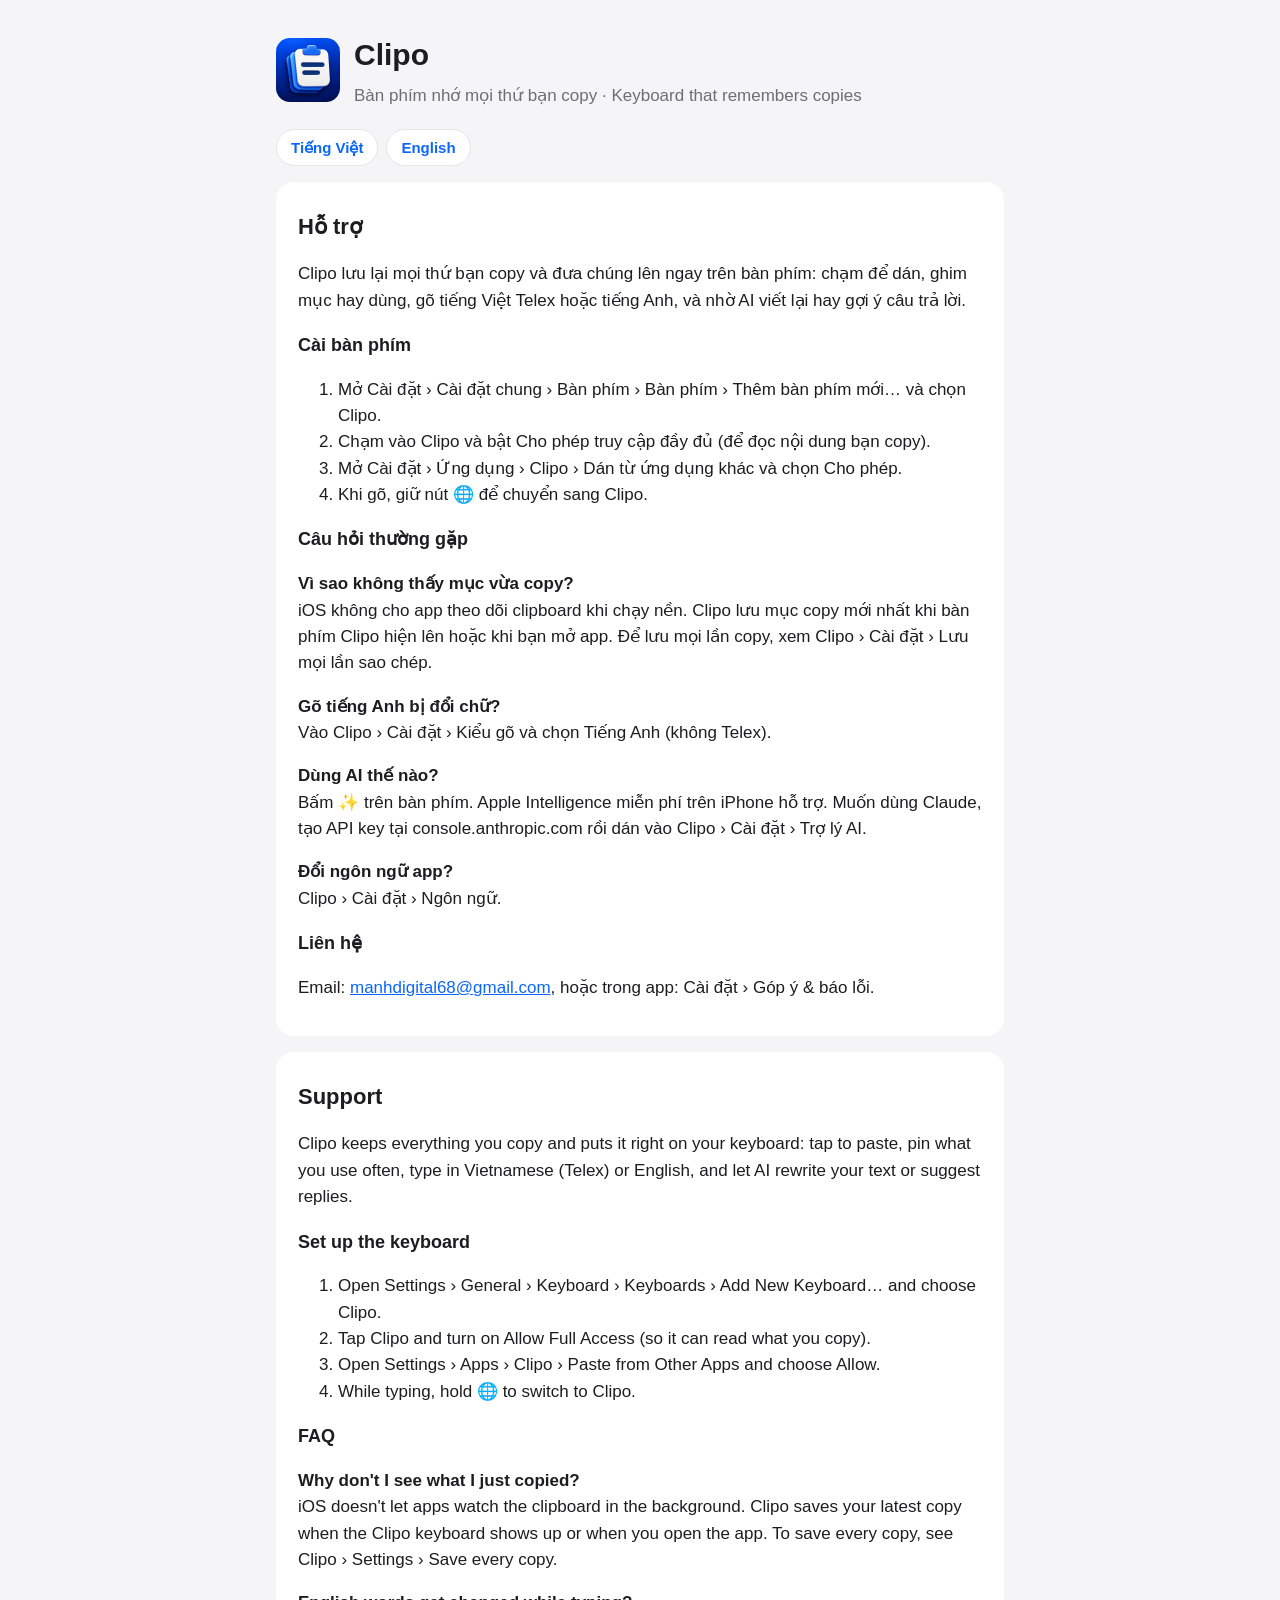
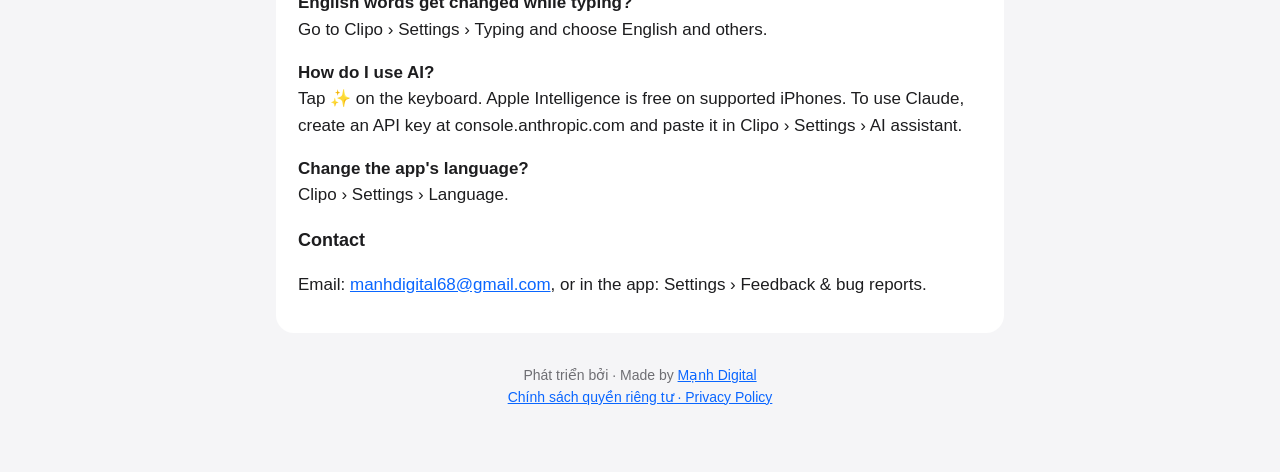
<file: index.html>
<!doctype html>
<html lang="vi">
<head>
<meta charset="utf-8">
<meta name="viewport" content="width=device-width, initial-scale=1">
<title>Clipo – Hỗ trợ · Support</title>
<meta name="description" content="Clipo – bàn phím nhớ mọi thứ bạn copy. Keyboard that remembers copies.">
<link rel="stylesheet" href="style.css">
</head>
<body>
<main>
<header>
  <img src="icon.png" alt="Clipo">
  <div>
    <h1>Clipo</h1>
    <p class="tagline">Bàn phím nhớ mọi thứ bạn copy · Keyboard that remembers copies</p>
  </div>
</header>
<nav class="lang"><a href="#vi">Tiếng Việt</a><a href="#en">English</a></nav>

<section class="card" id="vi">
<h2>Hỗ trợ</h2>
<p>Clipo lưu lại mọi thứ bạn copy và đưa chúng lên ngay trên bàn phím: chạm để dán, ghim mục hay dùng, gõ tiếng Việt Telex hoặc tiếng Anh, và nhờ AI viết lại hay gợi ý câu trả lời.</p>

<h3>Cài bàn phím</h3>
<ol>
  <li>Mở Cài đặt › Cài đặt chung › Bàn phím › Bàn phím › Thêm bàn phím mới… và chọn Clipo.</li>
  <li>Chạm vào Clipo và bật Cho phép truy cập đầy đủ (để đọc nội dung bạn copy).</li>
  <li>Mở Cài đặt › Ứng dụng › Clipo › Dán từ ứng dụng khác và chọn Cho phép.</li>
  <li>Khi gõ, giữ nút 🌐 để chuyển sang Clipo.</li>
</ol>

<h3>Câu hỏi thường gặp</h3>
<p><strong>Vì sao không thấy mục vừa copy?</strong><br>iOS không cho app theo dõi clipboard khi chạy nền. Clipo lưu mục copy mới nhất khi bàn phím Clipo hiện lên hoặc khi bạn mở app. Để lưu mọi lần copy, xem Clipo › Cài đặt › Lưu mọi lần sao chép.</p>
<p><strong>Gõ tiếng Anh bị đổi chữ?</strong><br>Vào Clipo › Cài đặt › Kiểu gõ và chọn Tiếng Anh (không Telex).</p>
<p><strong>Dùng AI thế nào?</strong><br>Bấm ✨ trên bàn phím. Apple Intelligence miễn phí trên iPhone hỗ trợ. Muốn dùng Claude, tạo API key tại console.anthropic.com rồi dán vào Clipo › Cài đặt › Trợ lý AI.</p>
<p><strong>Đổi ngôn ngữ app?</strong><br>Clipo › Cài đặt › Ngôn ngữ.</p>

<h3>Liên hệ</h3>
<p>Email: <a href="mailto:manhdigital68@gmail.com">manhdigital68@gmail.com</a>, hoặc trong app: Cài đặt › Góp ý &amp; báo lỗi.</p>
</section>

<section class="card" id="en" lang="en">
<h2>Support</h2>
<p>Clipo keeps everything you copy and puts it right on your keyboard: tap to paste, pin what you use often, type in Vietnamese (Telex) or English, and let AI rewrite your text or suggest replies.</p>

<h3>Set up the keyboard</h3>
<ol>
  <li>Open Settings › General › Keyboard › Keyboards › Add New Keyboard… and choose Clipo.</li>
  <li>Tap Clipo and turn on Allow Full Access (so it can read what you copy).</li>
  <li>Open Settings › Apps › Clipo › Paste from Other Apps and choose Allow.</li>
  <li>While typing, hold 🌐 to switch to Clipo.</li>
</ol>

<h3>FAQ</h3>
<p><strong>Why don't I see what I just copied?</strong><br>iOS doesn't let apps watch the clipboard in the background. Clipo saves your latest copy when the Clipo keyboard shows up or when you open the app. To save every copy, see Clipo › Settings › Save every copy.</p>
<p><strong>English words get changed while typing?</strong><br>Go to Clipo › Settings › Typing and choose English and others.</p>
<p><strong>How do I use AI?</strong><br>Tap ✨ on the keyboard. Apple Intelligence is free on supported iPhones. To use Claude, create an API key at console.anthropic.com and paste it in Clipo › Settings › AI assistant.</p>
<p><strong>Change the app's language?</strong><br>Clipo › Settings › Language.</p>

<h3>Contact</h3>
<p>Email: <a href="mailto:manhdigital68@gmail.com">manhdigital68@gmail.com</a>, or in the app: Settings › Feedback &amp; bug reports.</p>
</section>

<footer>Phát triển bởi · Made by <a href="https://manhdigital.com">Mạnh Digital</a><br><a href="privacy.html">Chính sách quyền riêng tư · Privacy Policy</a></footer>
</main>
</body>
</html>
</file>
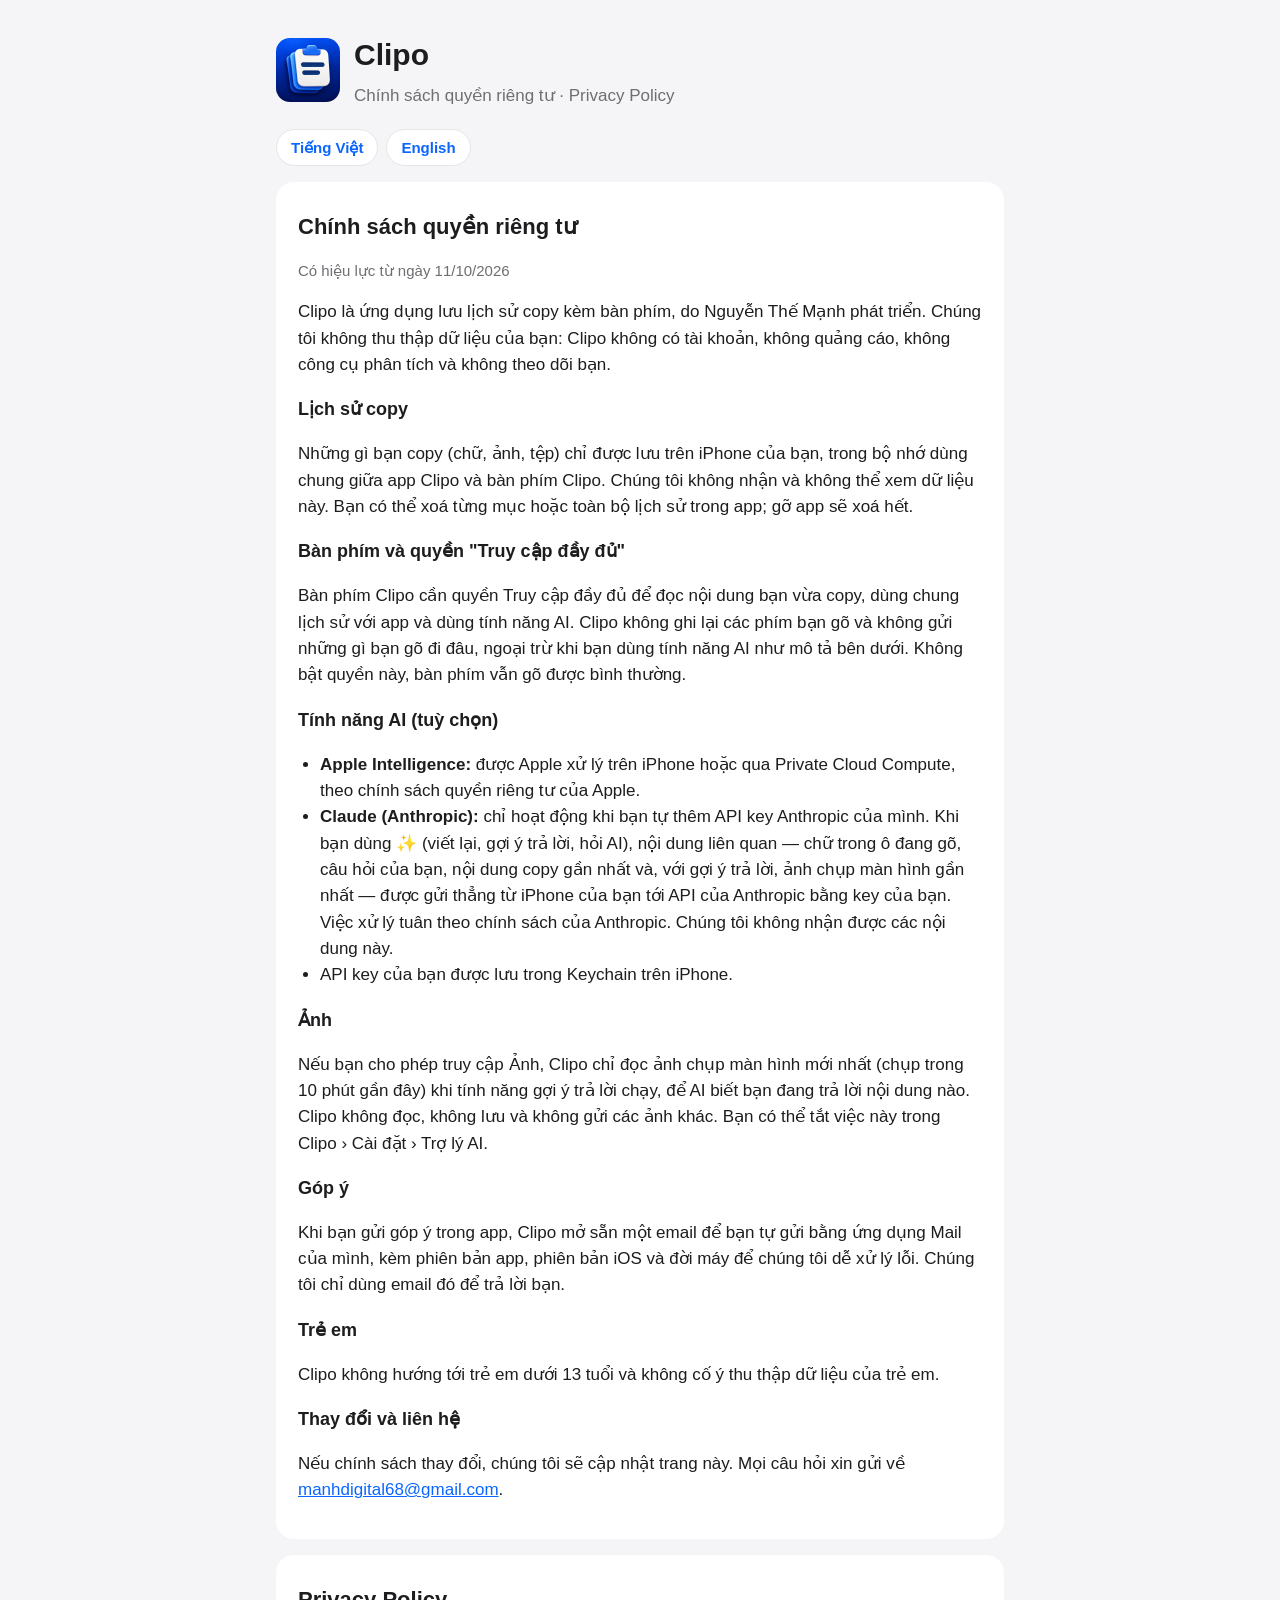
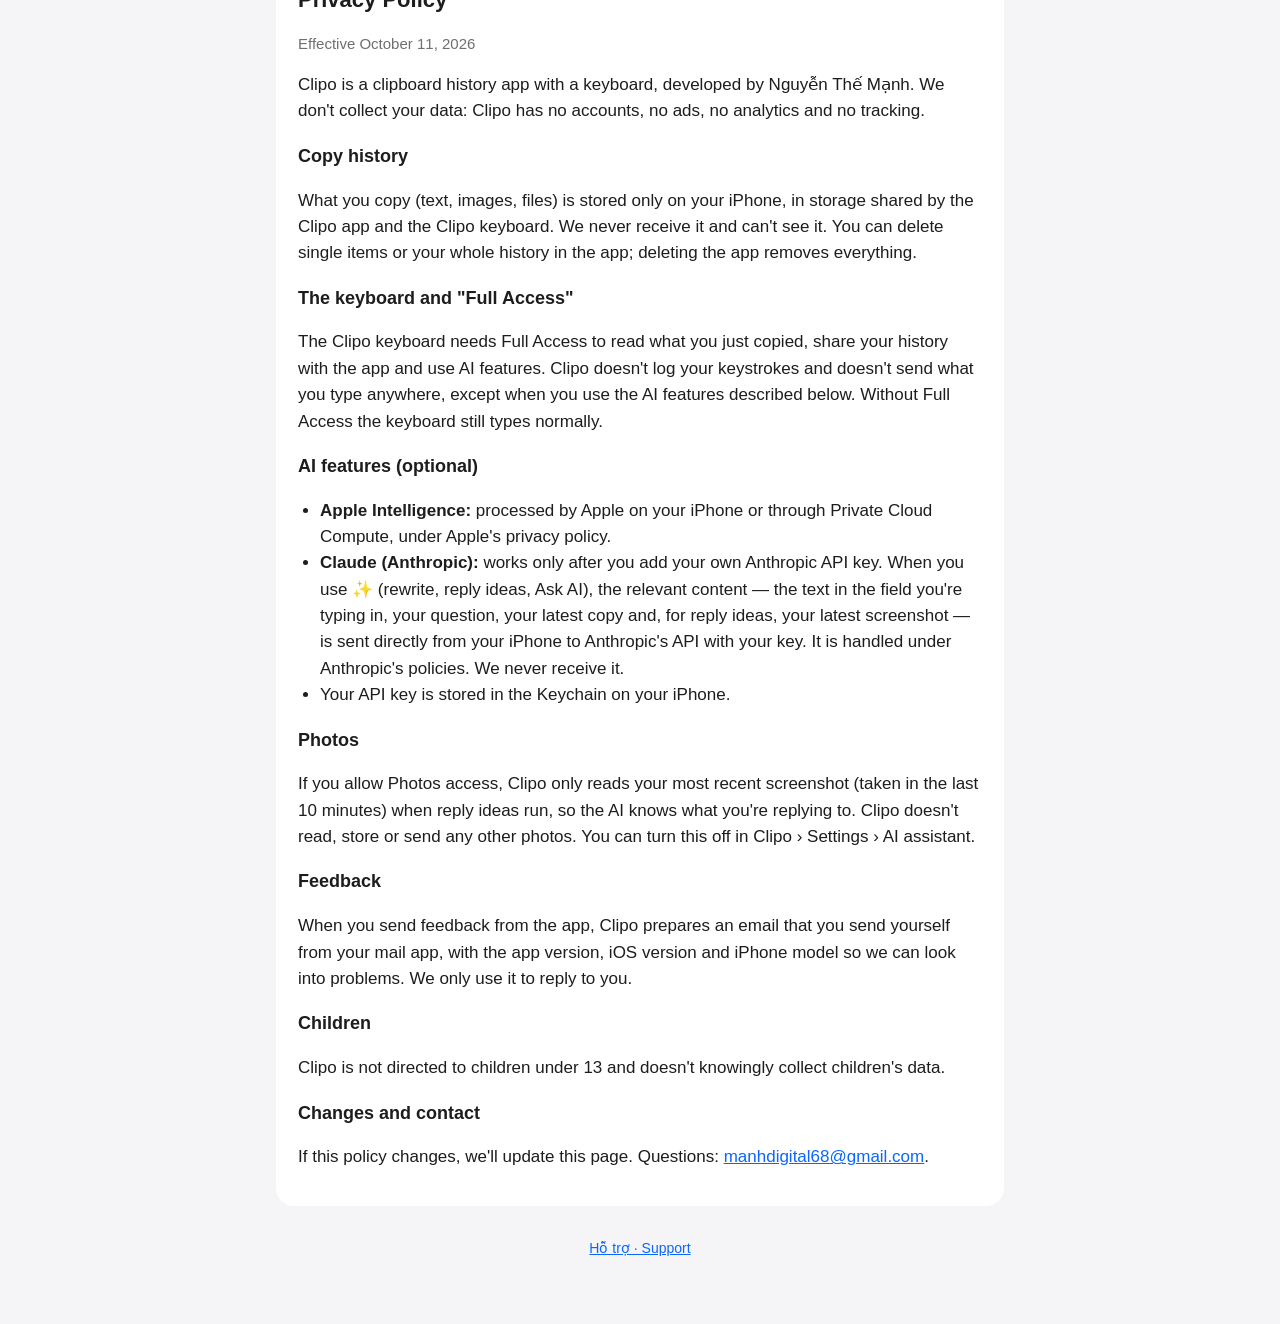
<file: privacy.html>
<!doctype html>
<html lang="vi">
<head>
<meta charset="utf-8">
<meta name="viewport" content="width=device-width, initial-scale=1">
<title>Clipo – Chính sách quyền riêng tư · Privacy Policy</title>
<link rel="stylesheet" href="style.css">
</head>
<body>
<main>
<header>
  <img src="icon.png" alt="Clipo">
  <div>
    <h1>Clipo</h1>
    <p class="tagline">Chính sách quyền riêng tư · Privacy Policy</p>
  </div>
</header>
<nav class="lang"><a href="#vi">Tiếng Việt</a><a href="#en">English</a></nav>

<section class="card" id="vi">
<h2>Chính sách quyền riêng tư</h2>
<p class="muted">Có hiệu lực từ ngày 11/10/2026</p>

<p>Clipo là ứng dụng lưu lịch sử copy kèm bàn phím, do Nguyễn Thế Mạnh phát triển. Chúng tôi không thu thập dữ liệu của bạn: Clipo không có tài khoản, không quảng cáo, không công cụ phân tích và không theo dõi bạn.</p>

<h3>Lịch sử copy</h3>
<p>Những gì bạn copy (chữ, ảnh, tệp) chỉ được lưu trên iPhone của bạn, trong bộ nhớ dùng chung giữa app Clipo và bàn phím Clipo. Chúng tôi không nhận và không thể xem dữ liệu này. Bạn có thể xoá từng mục hoặc toàn bộ lịch sử trong app; gỡ app sẽ xoá hết.</p>

<h3>Bàn phím và quyền "Truy cập đầy đủ"</h3>
<p>Bàn phím Clipo cần quyền Truy cập đầy đủ để đọc nội dung bạn vừa copy, dùng chung lịch sử với app và dùng tính năng AI. Clipo không ghi lại các phím bạn gõ và không gửi những gì bạn gõ đi đâu, ngoại trừ khi bạn dùng tính năng AI như mô tả bên dưới. Không bật quyền này, bàn phím vẫn gõ được bình thường.</p>

<h3>Tính năng AI (tuỳ chọn)</h3>
<ul>
  <li><strong>Apple Intelligence:</strong> được Apple xử lý trên iPhone hoặc qua Private Cloud Compute, theo chính sách quyền riêng tư của Apple.</li>
  <li><strong>Claude (Anthropic):</strong> chỉ hoạt động khi bạn tự thêm API key Anthropic của mình. Khi bạn dùng ✨ (viết lại, gợi ý trả lời, hỏi AI), nội dung liên quan — chữ trong ô đang gõ, câu hỏi của bạn, nội dung copy gần nhất và, với gợi ý trả lời, ảnh chụp màn hình gần nhất — được gửi thẳng từ iPhone của bạn tới API của Anthropic bằng key của bạn. Việc xử lý tuân theo chính sách của Anthropic. Chúng tôi không nhận được các nội dung này.</li>
  <li>API key của bạn được lưu trong Keychain trên iPhone.</li>
</ul>

<h3>Ảnh</h3>
<p>Nếu bạn cho phép truy cập Ảnh, Clipo chỉ đọc ảnh chụp màn hình mới nhất (chụp trong 10 phút gần đây) khi tính năng gợi ý trả lời chạy, để AI biết bạn đang trả lời nội dung nào. Clipo không đọc, không lưu và không gửi các ảnh khác. Bạn có thể tắt việc này trong Clipo › Cài đặt › Trợ lý AI.</p>

<h3>Góp ý</h3>
<p>Khi bạn gửi góp ý trong app, Clipo mở sẵn một email để bạn tự gửi bằng ứng dụng Mail của mình, kèm phiên bản app, phiên bản iOS và đời máy để chúng tôi dễ xử lý lỗi. Chúng tôi chỉ dùng email đó để trả lời bạn.</p>

<h3>Trẻ em</h3>
<p>Clipo không hướng tới trẻ em dưới 13 tuổi và không cố ý thu thập dữ liệu của trẻ em.</p>

<h3>Thay đổi và liên hệ</h3>
<p>Nếu chính sách thay đổi, chúng tôi sẽ cập nhật trang này. Mọi câu hỏi xin gửi về <a href="mailto:manhdigital68@gmail.com">manhdigital68@gmail.com</a>.</p>
</section>

<section class="card" id="en" lang="en">
<h2>Privacy Policy</h2>
<p class="muted">Effective October 11, 2026</p>

<p>Clipo is a clipboard history app with a keyboard, developed by Nguyễn Thế Mạnh. We don't collect your data: Clipo has no accounts, no ads, no analytics and no tracking.</p>

<h3>Copy history</h3>
<p>What you copy (text, images, files) is stored only on your iPhone, in storage shared by the Clipo app and the Clipo keyboard. We never receive it and can't see it. You can delete single items or your whole history in the app; deleting the app removes everything.</p>

<h3>The keyboard and "Full Access"</h3>
<p>The Clipo keyboard needs Full Access to read what you just copied, share your history with the app and use AI features. Clipo doesn't log your keystrokes and doesn't send what you type anywhere, except when you use the AI features described below. Without Full Access the keyboard still types normally.</p>

<h3>AI features (optional)</h3>
<ul>
  <li><strong>Apple Intelligence:</strong> processed by Apple on your iPhone or through Private Cloud Compute, under Apple's privacy policy.</li>
  <li><strong>Claude (Anthropic):</strong> works only after you add your own Anthropic API key. When you use ✨ (rewrite, reply ideas, Ask AI), the relevant content — the text in the field you're typing in, your question, your latest copy and, for reply ideas, your latest screenshot — is sent directly from your iPhone to Anthropic's API with your key. It is handled under Anthropic's policies. We never receive it.</li>
  <li>Your API key is stored in the Keychain on your iPhone.</li>
</ul>

<h3>Photos</h3>
<p>If you allow Photos access, Clipo only reads your most recent screenshot (taken in the last 10 minutes) when reply ideas run, so the AI knows what you're replying to. Clipo doesn't read, store or send any other photos. You can turn this off in Clipo › Settings › AI assistant.</p>

<h3>Feedback</h3>
<p>When you send feedback from the app, Clipo prepares an email that you send yourself from your mail app, with the app version, iOS version and iPhone model so we can look into problems. We only use it to reply to you.</p>

<h3>Children</h3>
<p>Clipo is not directed to children under 13 and doesn't knowingly collect children's data.</p>

<h3>Changes and contact</h3>
<p>If this policy changes, we'll update this page. Questions: <a href="mailto:manhdigital68@gmail.com">manhdigital68@gmail.com</a>.</p>
</section>

<footer><a href="index.html">Hỗ trợ · Support</a></footer>
</main>
</body>
</html>
</file>
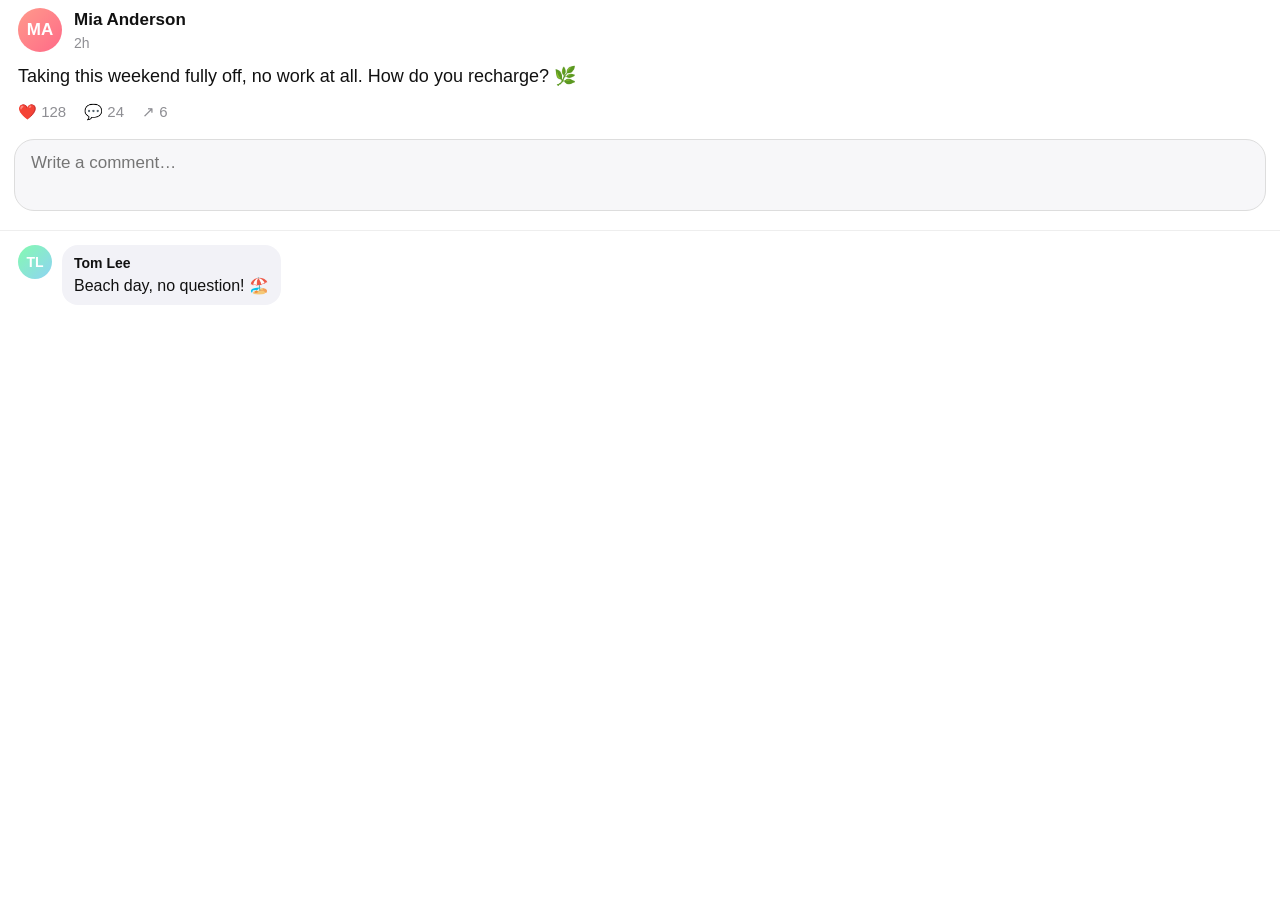
<file: demo/en.html>
<!doctype html>
<html lang="en">
<head>
<meta charset="utf-8">
<meta name="viewport" content="width=device-width, initial-scale=1, viewport-fit=cover">
<title>Post</title>
<style>
body { margin:0; font: 17px/1.45 -apple-system, BlinkMacSystemFont, sans-serif; background:#fff; color:#111; }
.post { padding: 8px 18px 4px; }
.head { display:flex; align-items:center; gap:12px; }
.avatar { width:44px; height:44px; border-radius:50%; background:linear-gradient(135deg,#ff9a8b,#ff6a88); color:#fff; display:flex; align-items:center; justify-content:center; font-weight:700; }
.name { font-weight:700; }
.time { color:#8e8e93; font-size:14px; }
.text { margin:10px 0 8px; font-size:18px; }
.stats { color:#8e8e93; font-size:15px; display:flex; gap:18px; padding:4px 0 10px; }
.comment { display:flex; gap:10px; padding:14px 18px; }
.comment .avatar { width:34px; height:34px; font-size:14px; background:linear-gradient(135deg,#84fab0,#8fd3f4); }
.bubble { background:#f2f2f7; border-radius:16px; padding:8px 12px; font-size:16px; }
.bubble b { display:block; font-size:14px; }
.box { padding: 2px 14px 12px; border-bottom:1px solid #eee; }
.box textarea { width:100%; box-sizing:border-box; font: 17px/1.4 -apple-system, sans-serif; padding:11px 16px; border-radius:20px; border:1px solid #ddd; background:#f7f7f9; outline:none; resize:none; height:72px; }
</style>
</head>
<body>
<div class="post">
  <div class="head"><div class="avatar">MA</div><div><div class="name">Mia Anderson</div><div class="time">2h</div></div></div>
  <div class="text">Taking this weekend fully off, no work at all. How do you recharge? 🌿</div>
  <div class="stats"><span>❤️ 128</span><span>💬 24</span><span>↗︎ 6</span></div>
</div>
<div class="box"><textarea rows="2" placeholder="Write a comment…"></textarea></div>
<div class="comment"><div class="avatar">TL</div><div class="bubble"><b>Tom Lee</b>Beach day, no question! 🏖️</div></div>
</body>
</html>
</file>
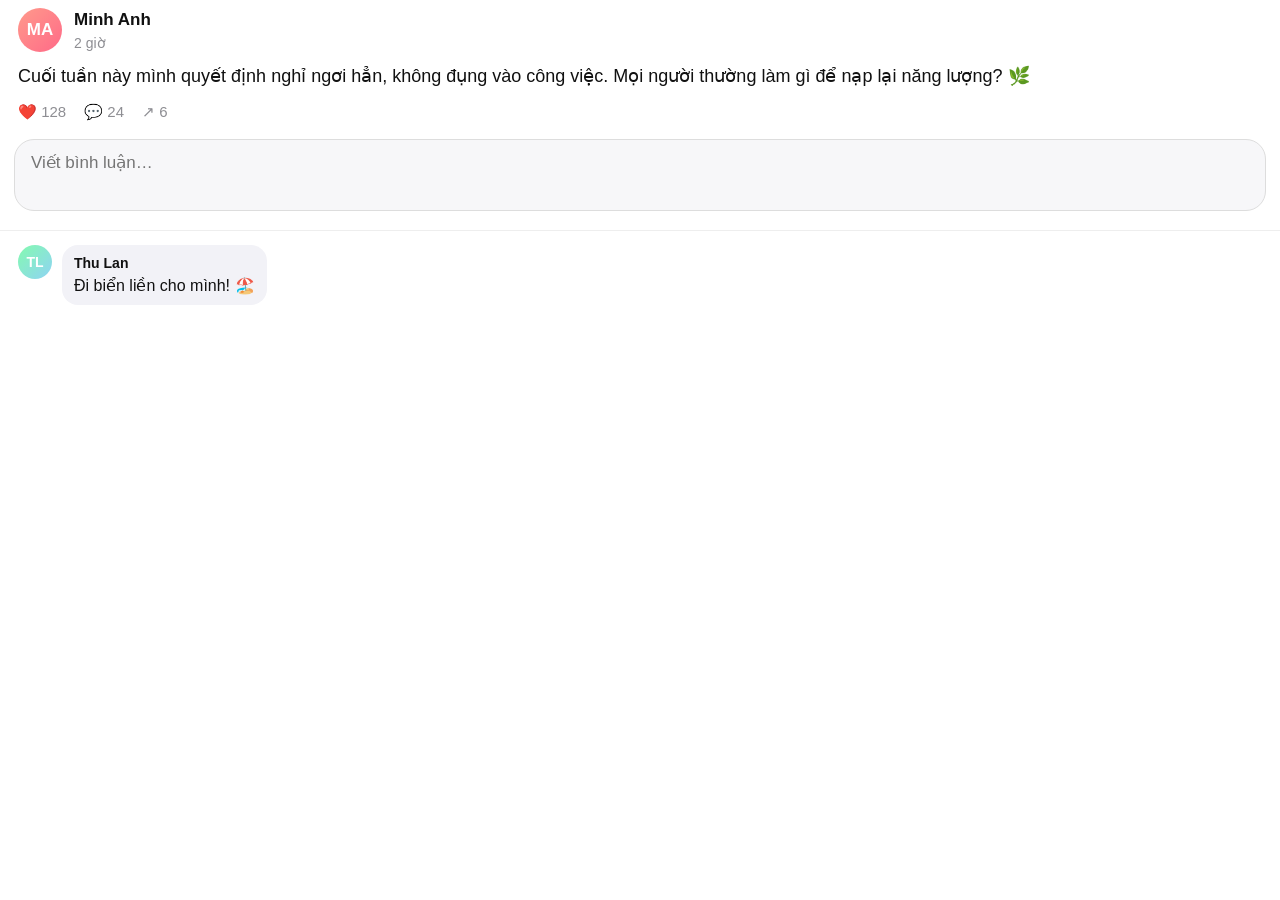
<file: demo/vi.html>
<!doctype html>
<html lang="vi">
<head>
<meta charset="utf-8">
<meta name="viewport" content="width=device-width, initial-scale=1, viewport-fit=cover">
<title>Bài đăng</title>
<style>
body { margin:0; font: 17px/1.45 -apple-system, BlinkMacSystemFont, sans-serif; background:#fff; color:#111; }
.post { padding: 8px 18px 4px; }
.head { display:flex; align-items:center; gap:12px; }
.avatar { width:44px; height:44px; border-radius:50%; background:linear-gradient(135deg,#ff9a8b,#ff6a88); color:#fff; display:flex; align-items:center; justify-content:center; font-weight:700; }
.name { font-weight:700; }
.time { color:#8e8e93; font-size:14px; }
.text { margin:10px 0 8px; font-size:18px; }
.stats { color:#8e8e93; font-size:15px; display:flex; gap:18px; padding:4px 0 10px; }
.comment { display:flex; gap:10px; padding:14px 18px; }
.comment .avatar { width:34px; height:34px; font-size:14px; background:linear-gradient(135deg,#84fab0,#8fd3f4); }
.bubble { background:#f2f2f7; border-radius:16px; padding:8px 12px; font-size:16px; }
.bubble b { display:block; font-size:14px; }
.box { padding: 2px 14px 12px; border-bottom:1px solid #eee; }
.box textarea { width:100%; box-sizing:border-box; font: 17px/1.4 -apple-system, sans-serif; padding:11px 16px; border-radius:20px; border:1px solid #ddd; background:#f7f7f9; outline:none; resize:none; height:72px; }
</style>
</head>
<body>
<div class="post">
  <div class="head"><div class="avatar">MA</div><div><div class="name">Minh Anh</div><div class="time">2 giờ</div></div></div>
  <div class="text">Cuối tuần này mình quyết định nghỉ ngơi hẳn, không đụng vào công việc. Mọi người thường làm gì để nạp lại năng lượng? 🌿</div>
  <div class="stats"><span>❤️ 128</span><span>💬 24</span><span>↗︎ 6</span></div>
</div>
<div class="box"><textarea rows="2" placeholder="Viết bình luận…"></textarea></div>
<div class="comment"><div class="avatar">TL</div><div class="bubble"><b>Thu Lan</b>Đi biển liền cho mình! 🏖️</div></div>
</body>
</html>
</file>
<file: style.css>
:root {
  --bg: #f5f5f7;
  --card: #ffffff;
  --text: #1d1d1f;
  --muted: #6e6e73;
  --accent: #0a66ff;
  --line: #e5e5ea;
}
@media (prefers-color-scheme: dark) {
  :root { --bg: #000; --card: #1c1c1e; --text: #f5f5f7; --muted: #a1a1a6; --accent: #4c8dff; --line: #2c2c2e; }
}
* { box-sizing: border-box; }
body {
  margin: 0;
  background: var(--bg);
  color: var(--text);
  font: 17px/1.55 -apple-system, BlinkMacSystemFont, "SF Pro Text", "Helvetica Neue", Arial, sans-serif;
}
main { max-width: 760px; margin: 0 auto; padding: 32px 16px 64px; }
header { display: flex; align-items: center; gap: 14px; margin-bottom: 8px; }
header img { width: 64px; height: 64px; border-radius: 14px; }
h1 { font-size: 30px; margin: 0; }
.tagline { color: var(--muted); margin: 4px 0 0; }
nav.lang { margin: 20px 0 8px; display: flex; gap: 8px; }
nav.lang a {
  padding: 6px 14px; border-radius: 999px; background: var(--card); color: var(--accent);
  text-decoration: none; font-weight: 600; font-size: 15px; border: 1px solid var(--line);
}
section.card { background: var(--card); border-radius: 18px; padding: 8px 22px 18px; margin: 16px 0; }
h2 { font-size: 22px; margin: 20px 0 6px; }
h3 { font-size: 18px; margin: 18px 0 4px; }
p, li { color: var(--text); }
.muted { color: var(--muted); font-size: 15px; }
a { color: var(--accent); }
ul { padding-left: 22px; }
footer { color: var(--muted); font-size: 14px; text-align: center; margin-top: 32px; }
</file>
